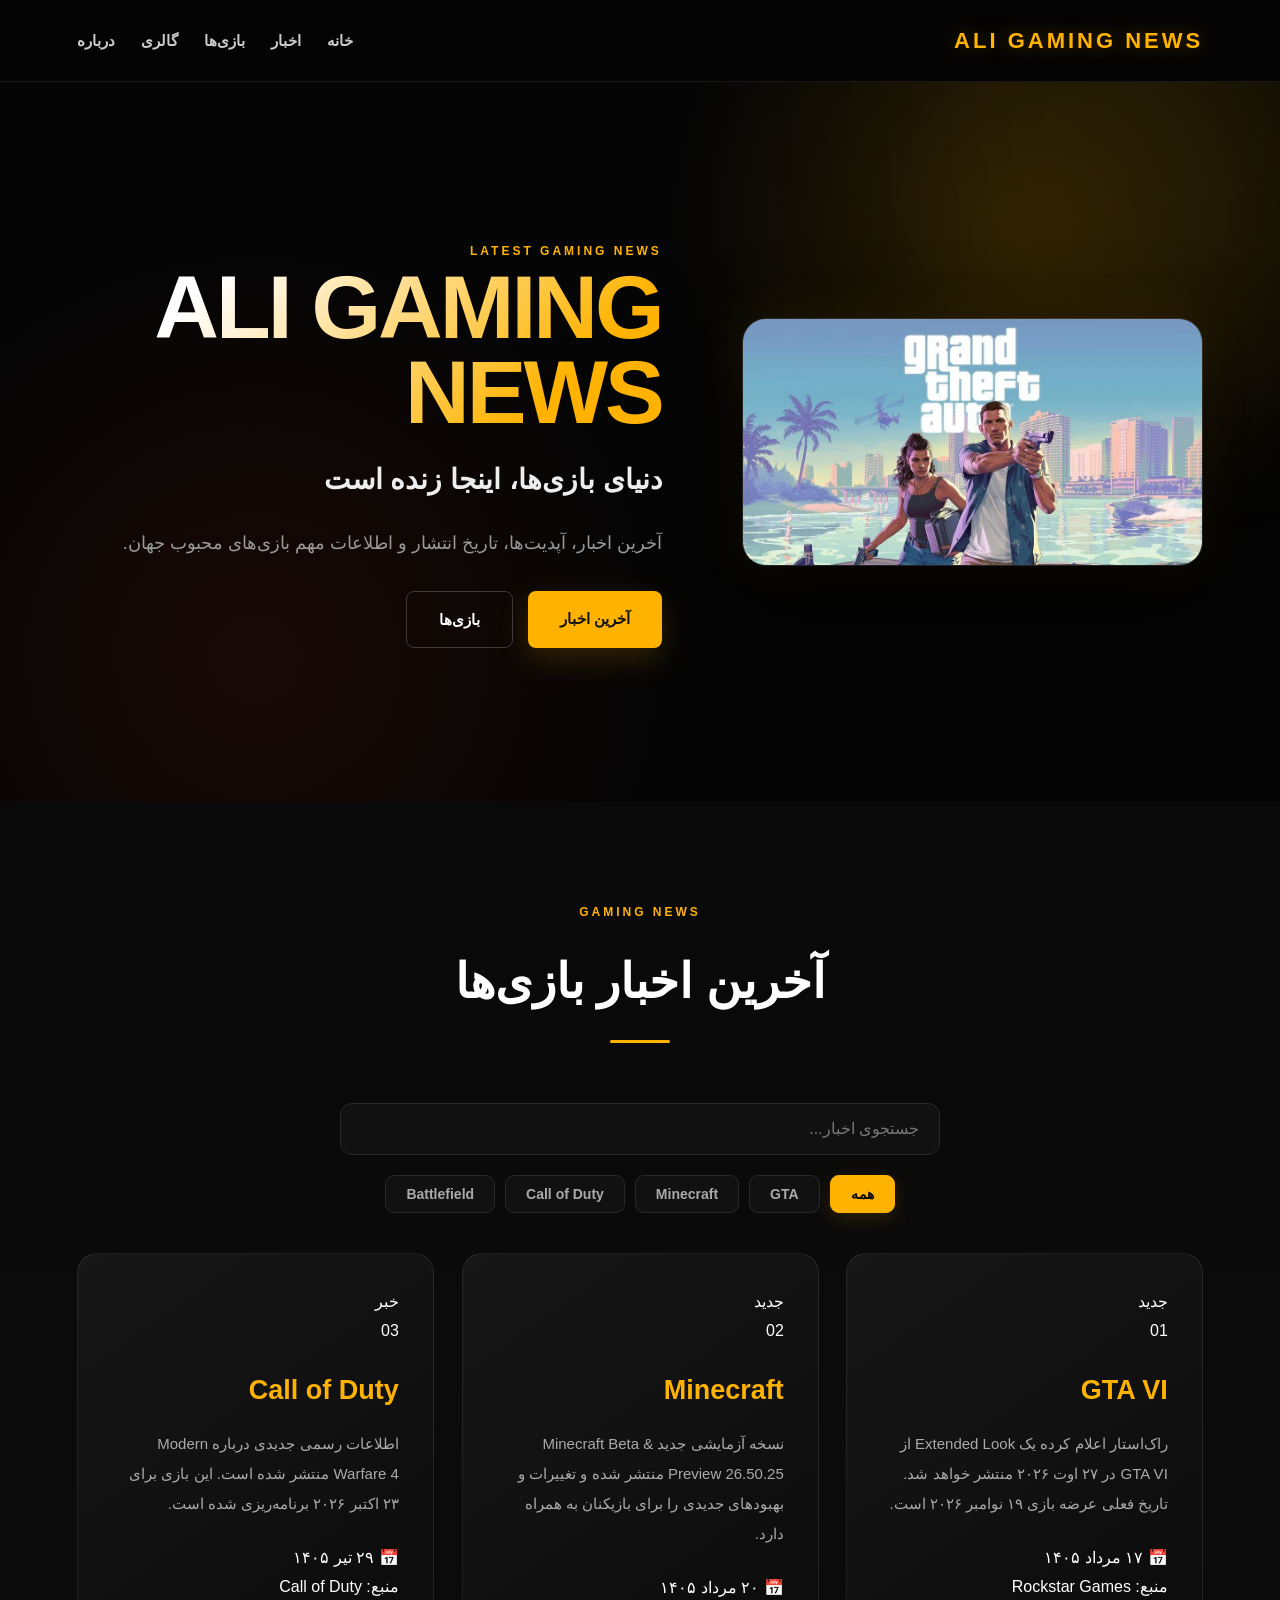
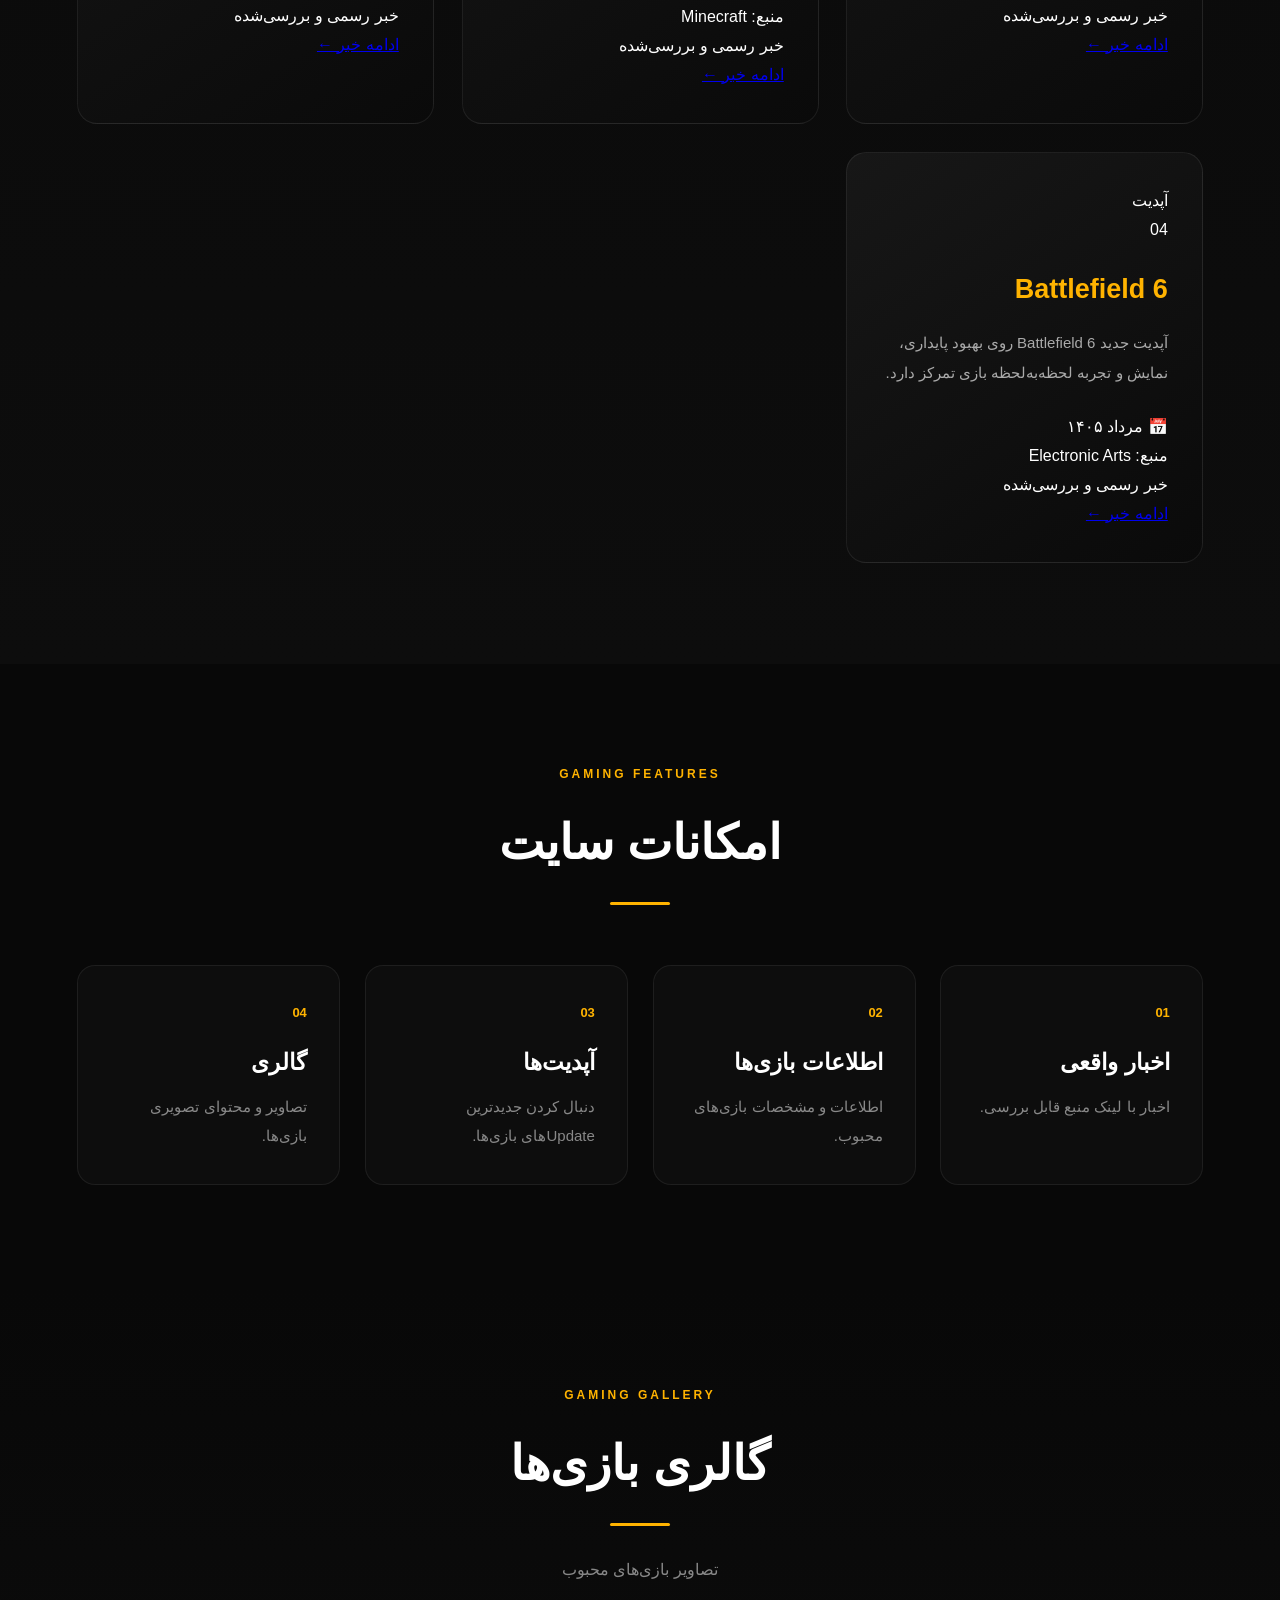
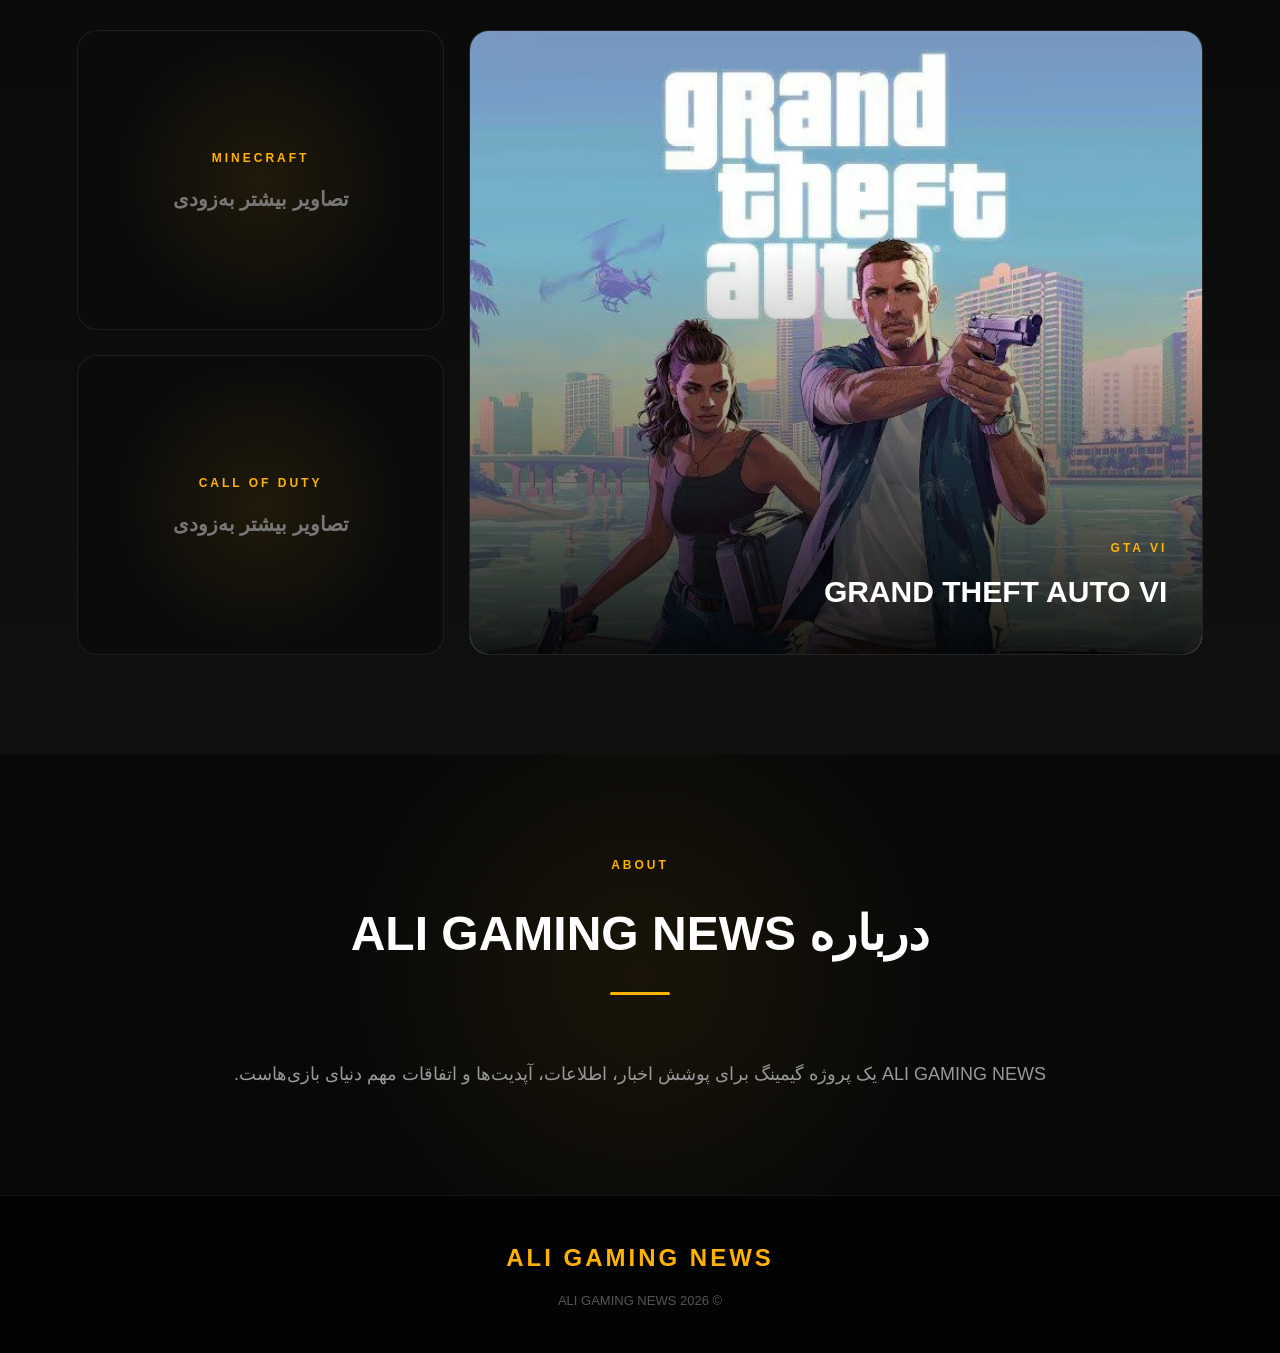
<file: index.html>
<!DOCTYPE html>
<html lang="fa" dir="rtl">
<head>
  <meta charset="UTF-8">
  <meta name="viewport" content="width=device-width, initial-scale=1.0">

  <title>ALI GAMING NEWS | اخبار بازی</title>

  <link rel="stylesheet" href="style.css">
</head>

<body>

<header class="header">

  <div class="logo">
    ALI GAMING NEWS
  </div>

  <nav>
    <a href="#home">خانه</a>
    <a href="#news">اخبار</a>
    <a href="#games">بازی‌ها</a>
    <a href="#gallery">گالری</a>
    <a href="#about">درباره</a>
  </nav>

</header>


<main>

<!-- HERO -->

<section id="home" class="hero">

  <div class="hero-image">
    <img src="gta6.jpg" alt="Grand Theft Auto VI">
  </div>

  <div class="hero-content">

    <span class="tag">LATEST GAMING NEWS</span>

    <h1>ALI GAMING NEWS</h1>

    <h2>دنیای بازی‌ها، اینجا زنده است</h2>

    <p>
      آخرین اخبار، آپدیت‌ها، تاریخ انتشار و اطلاعات مهم
      بازی‌های محبوب جهان.
    </p>

    <div class="hero-buttons">

      <a href="#news" class="button">
        آخرین اخبار
      </a>

      <a href="#games" class="button secondary">
        بازی‌ها
      </a>

    </div>

  </div>

</section>


<!-- NEWS -->

<section id="news" class="section">

  <span class="section-tag">
    GAMING NEWS
  </span>

  <h2>
    آخرین اخبار بازی‌ها
  </h2>
<div class="cards">

  <article class="card">
    <div class="card-number">01</div>
    <h3>GTA VI</h3>
    <p>
      جدیدترین اخبار و اطلاعات GTA VI را از منابع رسمی دنبال کنید.
    </p>
    <small>اخبار رسمی · Rockstar Games</small>
    <br><br>
    <a href="news-gta6.html" class="read-more">
      مشاهده اخبار ←
    </a>
  </article>

  <article class="card">
    <div class="card-number">02</div>
    <h3>Minecraft</h3>
    <p>
      جدیدترین اخبار، آپدیت‌ها و رویدادهای Minecraft.
    </p>
    <small>اخبار رسمی · Minecraft</small>
    <br><br>
    <a href="news-minecraft.html" class="read-more">
      مشاهده اخبار ←
    </a>
  </article>

  <article class="card">
    <div class="card-number">03</div>
    <h3>Call of Duty</h3>
    <p>
      جدیدترین اخبار و رویدادهای Call of Duty.
    </p>
    <small>اخبار رسمی · Call of Duty</small>
    <br><br>
    <a href="news-callofduty.html" class="read-more">
      مشاهده اخبار ←
    </a>
  </article>

  <article class="card">
    <div class="card-number">04</div>
    <h3>Battlefield</h3>
    <p>
      جدیدترین اخبار و اطلاعات Battlefield.
    </p>
    <small>اخبار رسمی · EA</small>
    <br><br>
    <a href="news-battlefield.html" class="read-more">
      مشاهده اخبار ←
    </a>
  </article>

</div>

 

</section>


<!-- FEATURES -->

<section id="features" class="features">

  <span class="section-tag">
    GAMING FEATURES
  </span>

  <h2>
    امکانات سایت
  </h2>


  <div class="feature-grid">


    <div class="feature">

      <span>01</span>

      <h3>
        اخبار واقعی
      </h3>

      <p>
        اخبار با لینک منبع قابل بررسی.
      </p>

    </div>


    <div class="feature">

      <span>02</span>

      <h3>
        اطلاعات بازی‌ها
      </h3>

      <p>
        اطلاعات و مشخصات بازی‌های محبوب.
      </p>

    </div>


    <div class="feature">

      <span>03</span>

      <h3>
        آپدیت‌ها
      </h3>

      <p>
        دنبال کردن جدیدترین Updateهای بازی‌ها.
      </p>

    </div>


    <div class="feature">

      <span>04</span>

      <h3>
        گالری
      </h3>

      <p>
        تصاویر و محتوای تصویری بازی‌ها.
      </p>

    </div>


  </div>

</section>


<!-- GALLERY -->

<section id="gallery" class="gallery">

  <span class="section-tag">
    GAMING GALLERY
  </span>

  <h2>
    گالری بازی‌ها
  </h2>

  <p class="gallery-intro">
    تصاویر بازی‌های محبوب
  </p>


  <div class="gallery-grid">


    <div class="gallery-item">

      <img src="gta6.jpg" alt="GTA VI">

      <div class="gallery-overlay">

        <span>
          GTA VI
        </span>

        <h3>
          GRAND THEFT AUTO VI
        </h3>

      </div>

    </div>


    <div class="gallery-item gallery-empty">

      <div>

        <span>
          MINECRAFT
        </span>

        <h3>
          تصاویر بیشتر به‌زودی
        </h3>

      </div>

    </div>


    <div class="gallery-item gallery-empty">

      <div>

        <span>
          CALL OF DUTY
        </span>

        <h3>
          تصاویر بیشتر به‌زودی
        </h3>

      </div>

    </div>


  </div>

</section>


<!-- ABOUT -->

<section id="about" class="about">

  <span class="section-tag">
    ABOUT
  </span>

  <h2>
    درباره ALI GAMING NEWS
  </h2>

  <p>
    ALI GAMING NEWS یک پروژه گیمینگ برای پوشش اخبار،
    اطلاعات، آپدیت‌ها و اتفاقات مهم دنیای بازی‌هاست.
  </p>

</section>


</main>


<footer>

  <div class="footer-logo">
    ALI GAMING NEWS
  </div>

  <p>
    © 2026 ALI GAMING NEWS
  </p>

</footer>

<script src="script.js"></script>
</body>
</html>
</file>
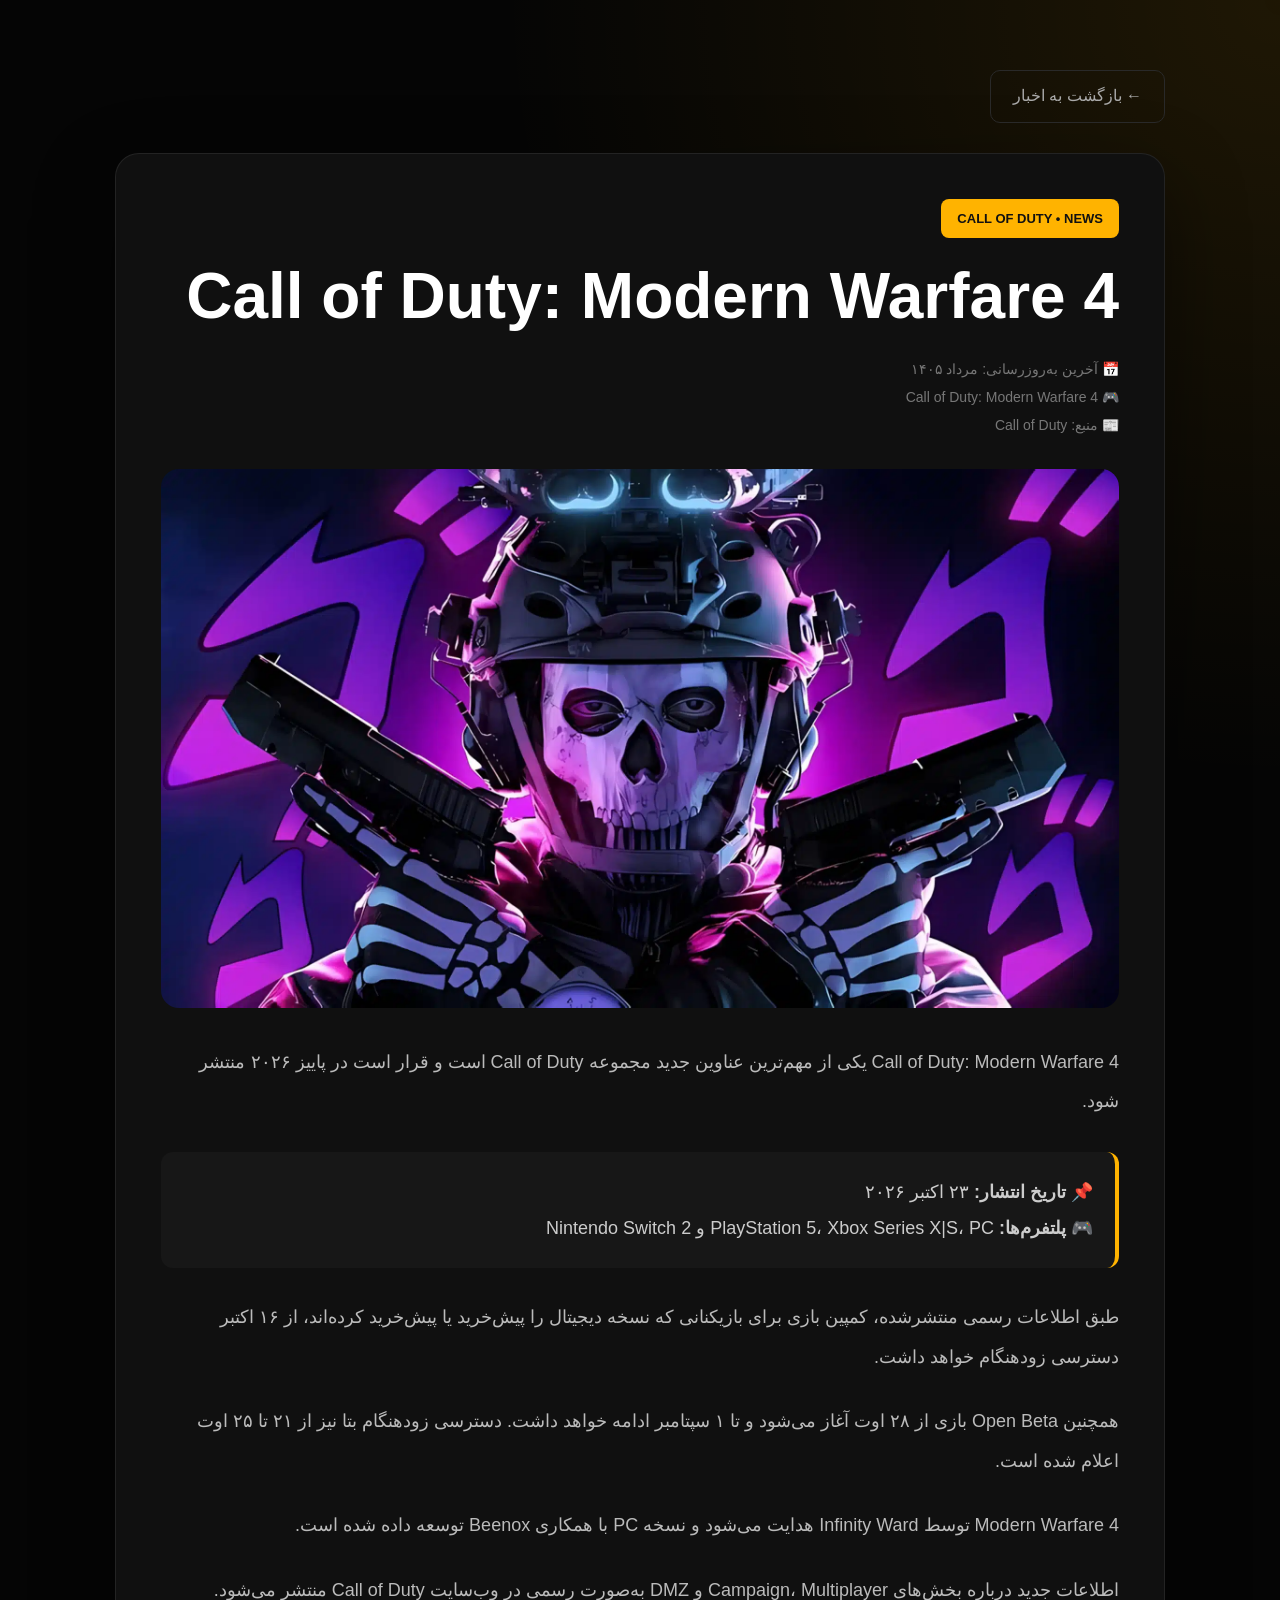
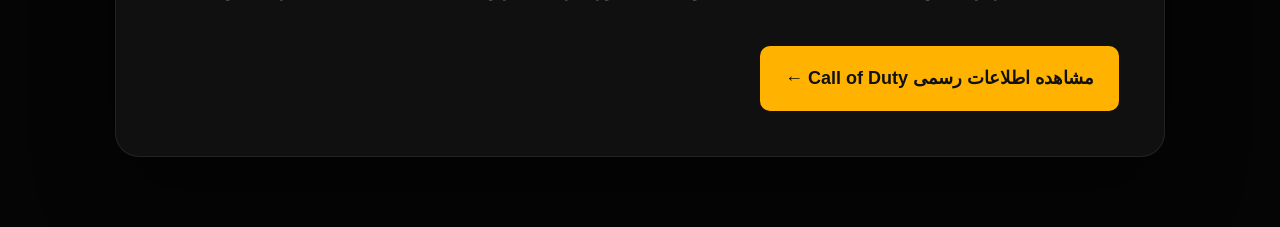
<file: news-cod.html>
<!DOCTYPE html>
<html lang="fa" dir="rtl">

<head>
  <meta charset="UTF-8">
  <meta name="viewport" content="width=device-width, initial-scale=1.0">

  <title>Call of Duty | ALI GAMING NEWS</title>

  <link rel="stylesheet" href="style.css">

  <style>
    .article-page {
      min-height: 100vh;
      padding: 70px 5%;
      background:
        radial-gradient(circle at top right, rgba(255,179,0,.10), transparent 35%),
        #050505;
    }

    .article-container {
      max-width: 1050px;
      margin: auto;
    }

    .back-button {
      display: inline-block;
      margin-bottom: 30px;
      padding: 11px 22px;
      color: #aaa;
      border: 1px solid #292929;
      border-radius: 10px;
      text-decoration: none;
      transition: .25s;
    }

    .back-button:hover {
      background: #ffb300;
      color: #111;
      border-color: #ffb300;
    }

    .article {
      background: #101010;
      border: 1px solid rgba(255,255,255,.08);
      border-radius: 24px;
      padding: 45px;
      box-shadow: 0 30px 80px rgba(0,0,0,.45);
    }

    .article-badge {
      display: inline-block;
      padding: 8px 16px;
      margin-bottom: 20px;
      background: #ffb300;
      color: #111;
      border-radius: 8px;
      font-size: 13px;
      font-weight: bold;
    }

    .article h1 {
      font-size: clamp(34px, 5vw, 64px);
      line-height: 1.2;
      margin: 0 0 20px;
    }

    .article-meta {
      color: #777;
      line-height: 2;
      margin-bottom: 30px;
      font-size: 14px;
    }

    .article-image {
      width: 100%;
      max-height: 560px;
      object-fit: cover;
      border-radius: 18px;
      margin-bottom: 35px;
      display: block;
    }

    .article-text {
      color: #bbb;
      font-size: 18px;
      line-height: 2.2;
    }

    .article-text p {
      margin: 0 0 25px;
    }

    .article-info {
      margin: 30px 0;
      padding: 22px;
      background: #171717;
      border-right: 4px solid #ffb300;
      border-radius: 12px;
      color: #ccc;
      line-height: 2;
    }

    .source-button {
      display: inline-block;
      margin-top: 10px;
      padding: 13px 25px;
      background: #ffb300;
      color: #111;
      border-radius: 10px;
      text-decoration: none;
      font-weight: bold;
      transition: .25s;
    }

    .source-button:hover {
      transform: translateY(-3px);
    }

    @media (max-width: 600px) {
      .article-page {
        padding: 40px 5%;
      }

      .article {
        padding: 25px;
      }

      .article-text {
        font-size: 16px;
      }
    }
  </style>
</head>

<body>

  <main class="article-page">

    <div class="article-container">

      <a href="index.html#news" class="back-button">
        ← بازگشت به اخبار
      </a>

      <article class="article">

        <span class="article-badge">
          CALL OF DUTY • NEWS
        </span>

        <h1>
          Call of Duty: Modern Warfare 4
        </h1>

        <div class="article-meta">
          📅 آخرین به‌روزرسانی: مرداد ۱۴۰۵
          <br>
          🎮 Call of Duty: Modern Warfare 4
          <br>
          📰 منبع: Call of Duty
        </div>

        <img
          src="cod.jpg"
          alt="Call of Duty Modern Warfare 4"
          class="article-image"
        >

        <div class="article-text">

          <p>
            Call of Duty: Modern Warfare 4 یکی از مهم‌ترین
            عناوین جدید مجموعه Call of Duty است و قرار است
            در پاییز ۲۰۲۶ منتشر شود.
          </p>

          <div class="article-info">
            <strong>📌 تاریخ انتشار:</strong>
            ۲۳ اکتبر ۲۰۲۶
            <br>

            <strong>🎮 پلتفرم‌ها:</strong>
            PlayStation 5، Xbox Series X|S، PC و Nintendo Switch 2
          </div>

          <p>
            طبق اطلاعات رسمی منتشرشده، کمپین بازی برای
            بازیکنانی که نسخه دیجیتال را پیش‌خرید یا پیش‌خرید
            کرده‌اند، از ۱۶ اکتبر دسترسی زودهنگام خواهد داشت.
          </p>

          <p>
            همچنین Open Beta بازی از ۲۸ اوت آغاز می‌شود و
            تا ۱ سپتامبر ادامه خواهد داشت. دسترسی زودهنگام
            بتا نیز از ۲۱ تا ۲۵ اوت اعلام شده است.
          </p>

          <p>
            Modern Warfare 4 توسط Infinity Ward هدایت می‌شود
            و نسخه PC با همکاری Beenox توسعه داده شده است.
          </p>

          <p>
            اطلاعات جدید درباره بخش‌های Campaign، Multiplayer
            و DMZ به‌صورت رسمی در وب‌سایت Call of Duty منتشر
            می‌شود.
          </p>

          <a
            href="https://www.callofduty.com/modernwarfare4"
            target="_blank"
            rel="noopener noreferrer"
            class="source-button"
          >
            مشاهده اطلاعات رسمی Call of Duty ←
          </a>

        </div>

      </article>

    </div>

  </main>

</body>

</html>
</file>
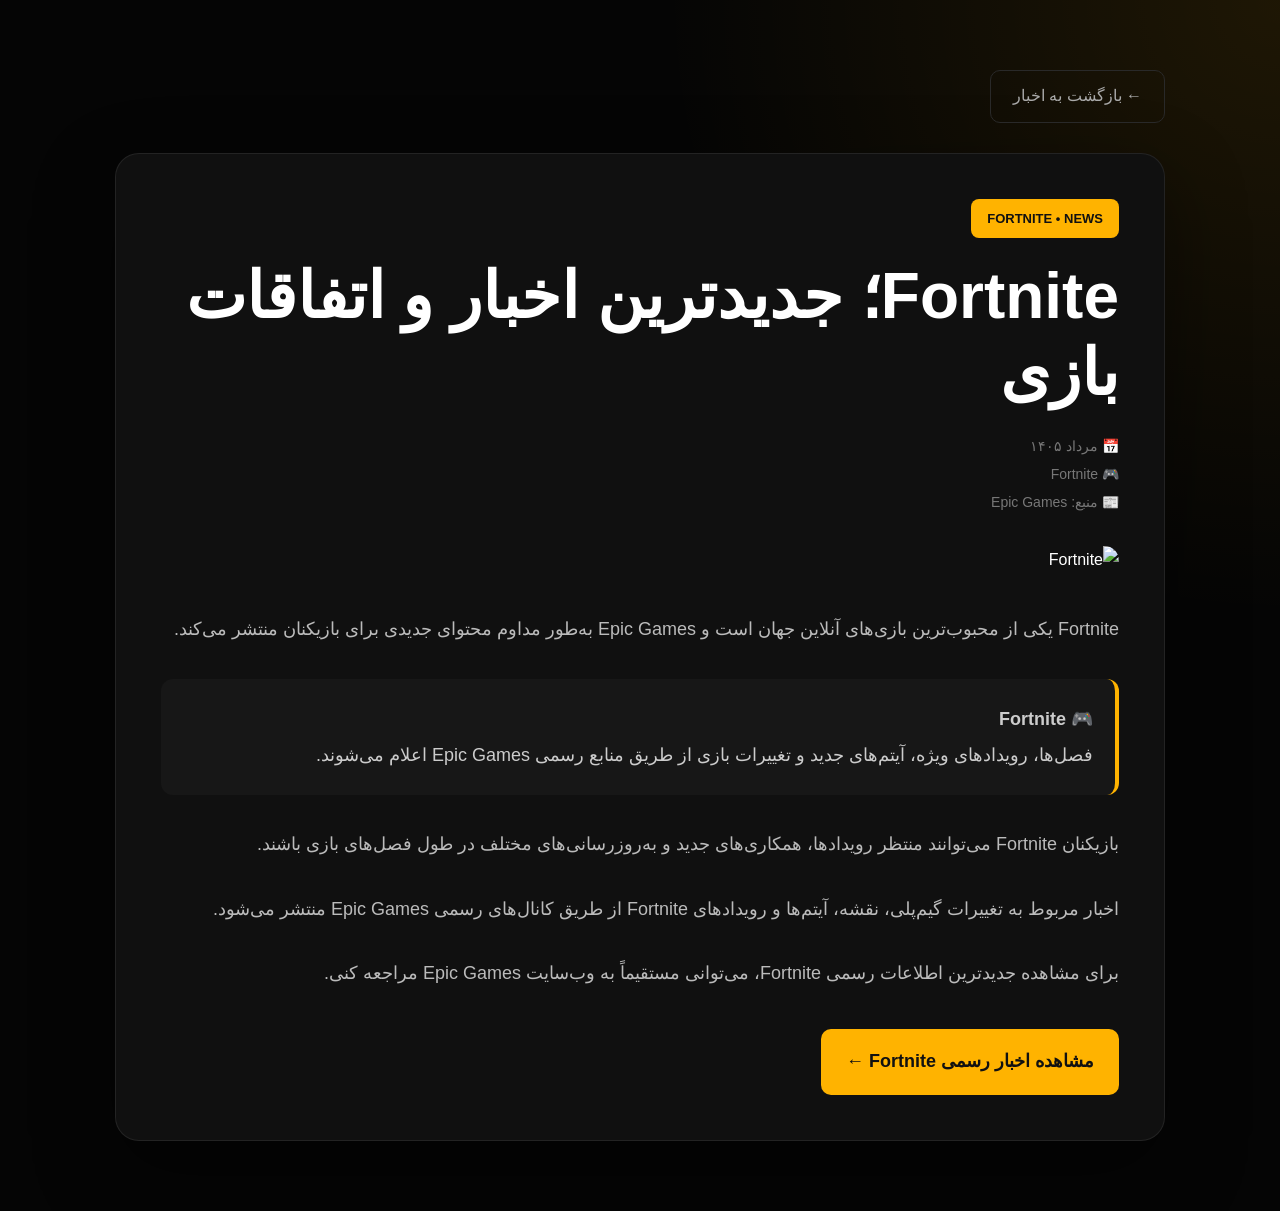
<file: news-fortnite.html>
<!DOCTYPE html>
<html lang="fa" dir="rtl">

<head>
  <meta charset="UTF-8">
  <meta name="viewport" content="width=device-width, initial-scale=1.0">

  <title>Fortnite | ALI GAMING NEWS</title>

  <link rel="stylesheet" href="style.css">

  <style>
    .article-page {
      min-height: 100vh;
      padding: 70px 5%;
      background:
        radial-gradient(circle at top right, rgba(255,179,0,.10), transparent 35%),
        #050505;
    }

    .article-container {
      max-width: 1050px;
      margin: auto;
    }

    .back-button {
      display: inline-block;
      margin-bottom: 30px;
      padding: 11px 22px;
      color: #aaa;
      border: 1px solid #292929;
      border-radius: 10px;
      text-decoration: none;
      transition: .25s;
    }

    .back-button:hover {
      background: #ffb300;
      color: #111;
      border-color: #ffb300;
    }

    .article {
      background: #101010;
      border: 1px solid rgba(255,255,255,.08);
      border-radius: 24px;
      padding: 45px;
      box-shadow: 0 30px 80px rgba(0,0,0,.45);
    }

    .article-badge {
      display: inline-block;
      padding: 8px 16px;
      margin-bottom: 20px;
      background: #ffb300;
      color: #111;
      border-radius: 8px;
      font-size: 13px;
      font-weight: bold;
    }

    .article h1 {
      font-size: clamp(34px, 5vw, 64px);
      line-height: 1.2;
      margin: 0 0 20px;
    }

    .article-meta {
      color: #777;
      line-height: 2;
      margin-bottom: 30px;
      font-size: 14px;
    }

    .article-image {
      width: 100%;
      max-height: 560px;
      object-fit: cover;
      border-radius: 18px;
      margin-bottom: 35px;
      display: block;
    }

    .article-text {
      color: #bbb;
      font-size: 18px;
      line-height: 2.2;
    }

    .article-text p {
      margin: 0 0 25px;
    }

    .article-info {
      margin: 30px 0;
      padding: 22px;
      background: #171717;
      border-right: 4px solid #ffb300;
      border-radius: 12px;
      color: #ccc;
      line-height: 2;
    }

    .source-button {
      display: inline-block;
      margin-top: 10px;
      padding: 13px 25px;
      background: #ffb300;
      color: #111;
      border-radius: 10px;
      text-decoration: none;
      font-weight: bold;
      transition: .25s;
    }

    .source-button:hover {
      transform: translateY(-3px);
    }

    @media (max-width: 600px) {
      .article-page {
        padding: 40px 5%;
      }

      .article {
        padding: 25px;
      }

      .article-text {
        font-size: 16px;
      }
    }
  </style>
</head>

<body>

  <main class="article-page">

    <div class="article-container">

      <a href="index.html#news" class="back-button">
        ← بازگشت به اخبار
      </a>

      <article class="article">

        <span class="article-badge">
          FORTNITE • NEWS
        </span>

        <h1>
          Fortnite؛ جدیدترین اخبار و اتفاقات بازی
        </h1>

        <div class="article-meta">
          📅 مرداد ۱۴۰۵
          <br>
          🎮 Fortnite
          <br>
          📰 منبع: Epic Games
        </div>

        <img
         fortnite.jpg
          alt="Fortnite"
          class="article-image"
        >

        <div class="article-text">

          <p>
            Fortnite یکی از محبوب‌ترین بازی‌های آنلاین جهان
            است و Epic Games به‌طور مداوم محتوای جدیدی
            برای بازیکنان منتشر می‌کند.
          </p>

          <div class="article-info">
            <strong>🎮 Fortnite</strong>
            <br>
            فصل‌ها، رویدادهای ویژه، آیتم‌های جدید و
            تغییرات بازی از طریق منابع رسمی Epic Games
            اعلام می‌شوند.
          </div>

          <p>
            بازیکنان Fortnite می‌توانند منتظر رویدادها،
            همکاری‌های جدید و به‌روزرسانی‌های مختلف
            در طول فصل‌های بازی باشند.
          </p>

          <p>
            اخبار مربوط به تغییرات گیم‌پلی، نقشه،
            آیتم‌ها و رویدادهای Fortnite از طریق
            کانال‌های رسمی Epic Games منتشر می‌شود.
          </p>

          <p>
            برای مشاهده جدیدترین اطلاعات رسمی Fortnite،
            می‌توانی مستقیماً به وب‌سایت Epic Games مراجعه کنی.
          </p>

          <a
            href="https://www.fortnite.com/news"
            target="_blank"
            rel="noopener noreferrer"
            class="source-button"
          >
            مشاهده اخبار رسمی Fortnite ←
          </a>

        </div>

      </article>

    </div>

  </main>

</body>

</html>
</file>
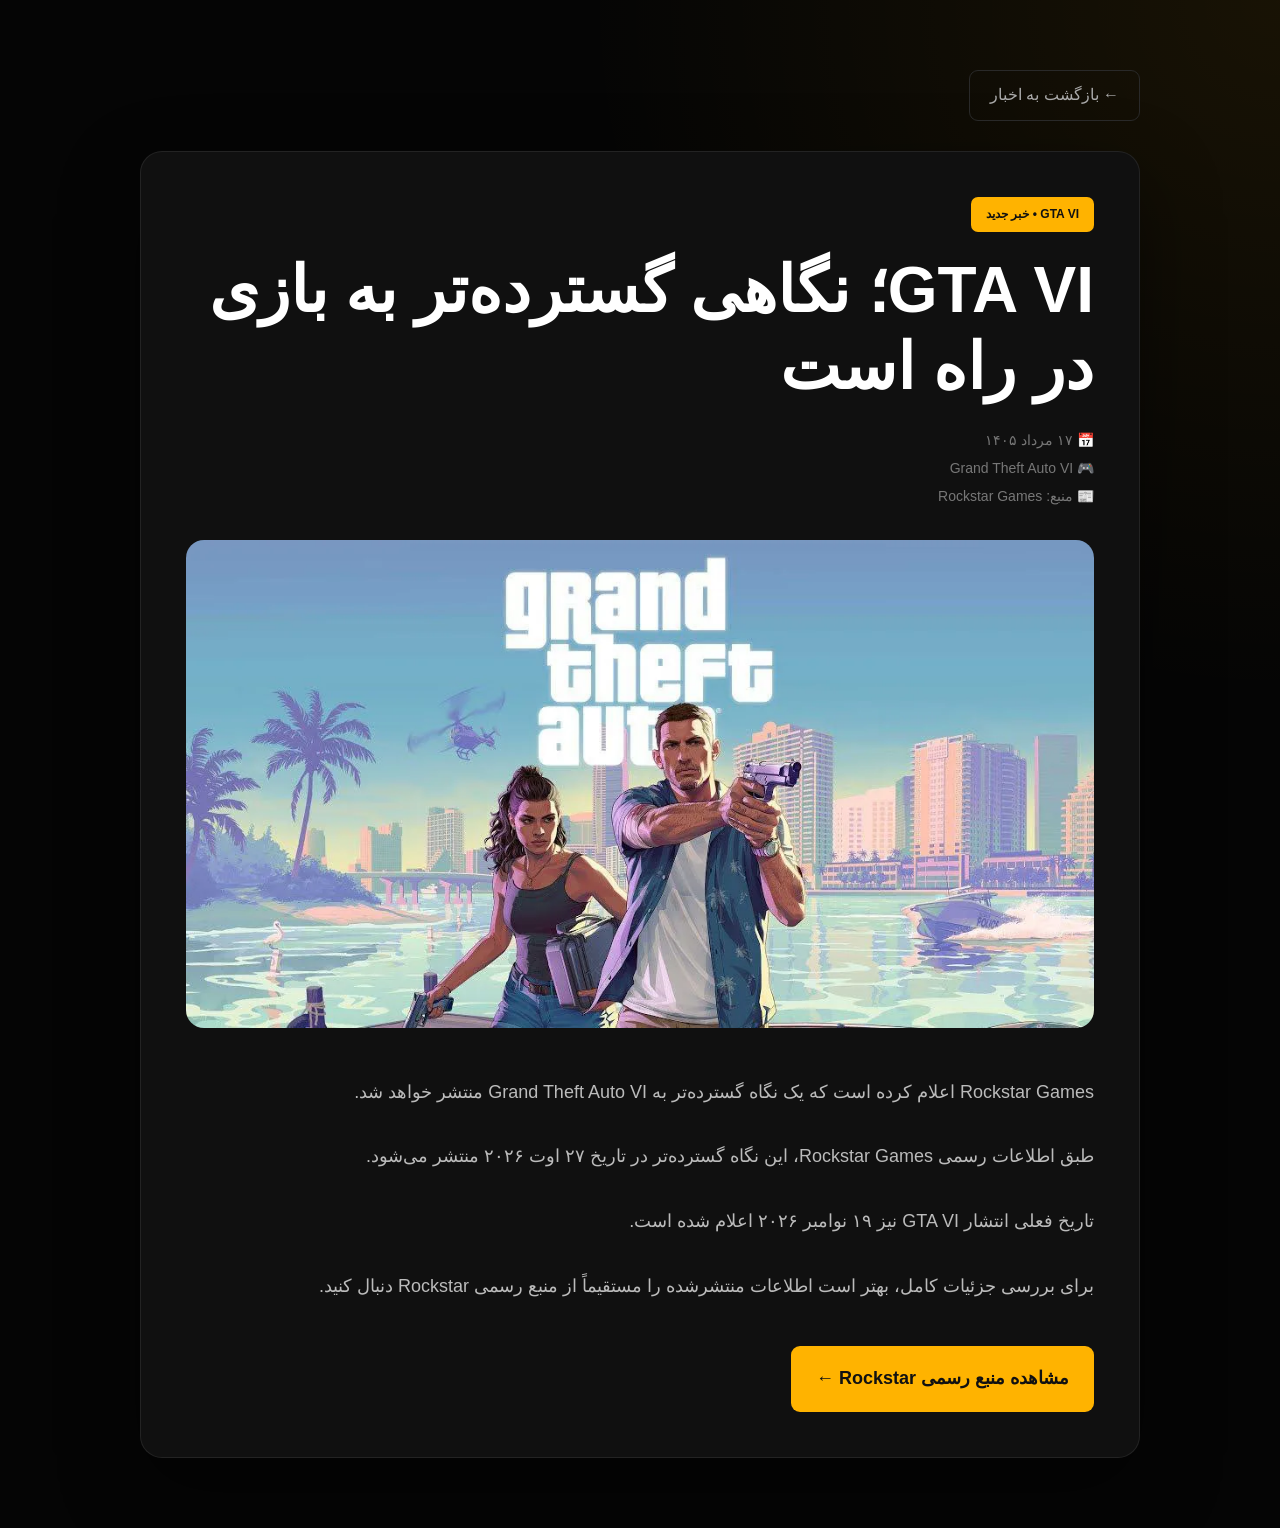
<file: news-gta6.html>
<!DOCTYPE html>
<html lang="fa" dir="rtl">

<head>
  <meta charset="UTF-8">
  <meta name="viewport" content="width=device-width, initial-scale=1.0">

  <title>GTA VI | ALI GAMING NEWS</title>

  <link rel="stylesheet" href="style.css">

  <style>
    .article-page {
      min-height: 100vh;
      padding: 70px 5%;
      background:
        radial-gradient(circle at top right, rgba(255,179,0,.08), transparent 35%),
        #050505;
    }

    .article-container {
      max-width: 1000px;
      margin: auto;
    }

    .back-button {
      display: inline-block;
      margin-bottom: 30px;
      padding: 10px 20px;
      color: #aaa;
      border: 1px solid #292929;
      border-radius: 9px;
      text-decoration: none;
      transition: .25s;
    }

    .back-button:hover {
      background: #ffb300;
      color: #111;
      border-color: #ffb300;
    }

    .article {
      background: #101010;
      border: 1px solid rgba(255,255,255,.08);
      border-radius: 22px;
      padding: 45px;
      box-shadow: 0 30px 80px rgba(0,0,0,.45);
    }

    .article-badge {
      display: inline-block;
      padding: 7px 15px;
      margin-bottom: 20px;
      background: #ffb300;
      color: #111;
      border-radius: 7px;
      font-size: 12px;
      font-weight: bold;
    }

    .article h1 {
      font-size: clamp(35px, 5vw, 65px);
      line-height: 1.2;
      margin-bottom: 20px;
    }

    .article-meta {
      color: #777;
      line-height: 2;
      margin-bottom: 30px;
      font-size: 14px;
    }

    .article-image {
      width: 100%;
      max-height: 550px;
      object-fit: cover;
      border-radius: 18px;
      margin-bottom: 35px;
    }

    .article-text {
      color: #bbb;
      font-size: 18px;
      line-height: 2.2;
    }

    .article-text p {
      margin-bottom: 25px;
    }

    .source-button {
      display: inline-block;
      margin-top: 15px;
      padding: 13px 25px;
      background: #ffb300;
      color: #111;
      border-radius: 9px;
      text-decoration: none;
      font-weight: bold;
      transition: .25s;
    }

    .source-button:hover {
      transform: translateY(-3px);
    }

    @media (max-width: 600px) {
      .article-page {
        padding: 40px 5%;
      }

      .article {
        padding: 25px;
      }

      .article-text {
        font-size: 16px;
      }
    }
  </style>
</head>

<body>

  <main class="article-page">

    <div class="article-container">

      <a href="index.html#news" class="back-button">
        ← بازگشت به اخبار
      </a>

      <article class="article">

        <span class="article-badge">
          GTA VI • خبر جدید
        </span>

        <h1>
          GTA VI؛ نگاهی گسترده‌تر به بازی در راه است
        </h1>

        <div class="article-meta">
          📅 ۱۷ مرداد ۱۴۰۵
          <br>
          🎮 Grand Theft Auto VI
          <br>
          📰 منبع: Rockstar Games
        </div>

        <img
          src="gta6.jpg"
          alt="GTA VI"
          class="article-image"
        >

        <div class="article-text">

          <p>
            Rockstar Games اعلام کرده است که یک نگاه
            گسترده‌تر به Grand Theft Auto VI منتشر خواهد شد.
          </p>

          <p>
            طبق اطلاعات رسمی Rockstar Games، این نگاه
            گسترده‌تر در تاریخ ۲۷ اوت ۲۰۲۶ منتشر می‌شود.
          </p>

          <p>
            تاریخ فعلی انتشار GTA VI نیز ۱۹ نوامبر ۲۰۲۶
            اعلام شده است.
          </p>

          <p>
            برای بررسی جزئیات کامل، بهتر است اطلاعات
            منتشرشده را مستقیماً از منبع رسمی Rockstar
            دنبال کنید.
          </p>

          <a
            href="https://www.rockstargames.com/newswire/article/9k2kaa1o3297k9/grand-theft-auto-vi-an-extended-look"
            target="_blank"
            rel="noopener noreferrer"
            class="source-button"
          >
            مشاهده منبع رسمی Rockstar ←
          </a>

        </div>

      </article>

    </div>

  </main>

</body>

</html>
</file>
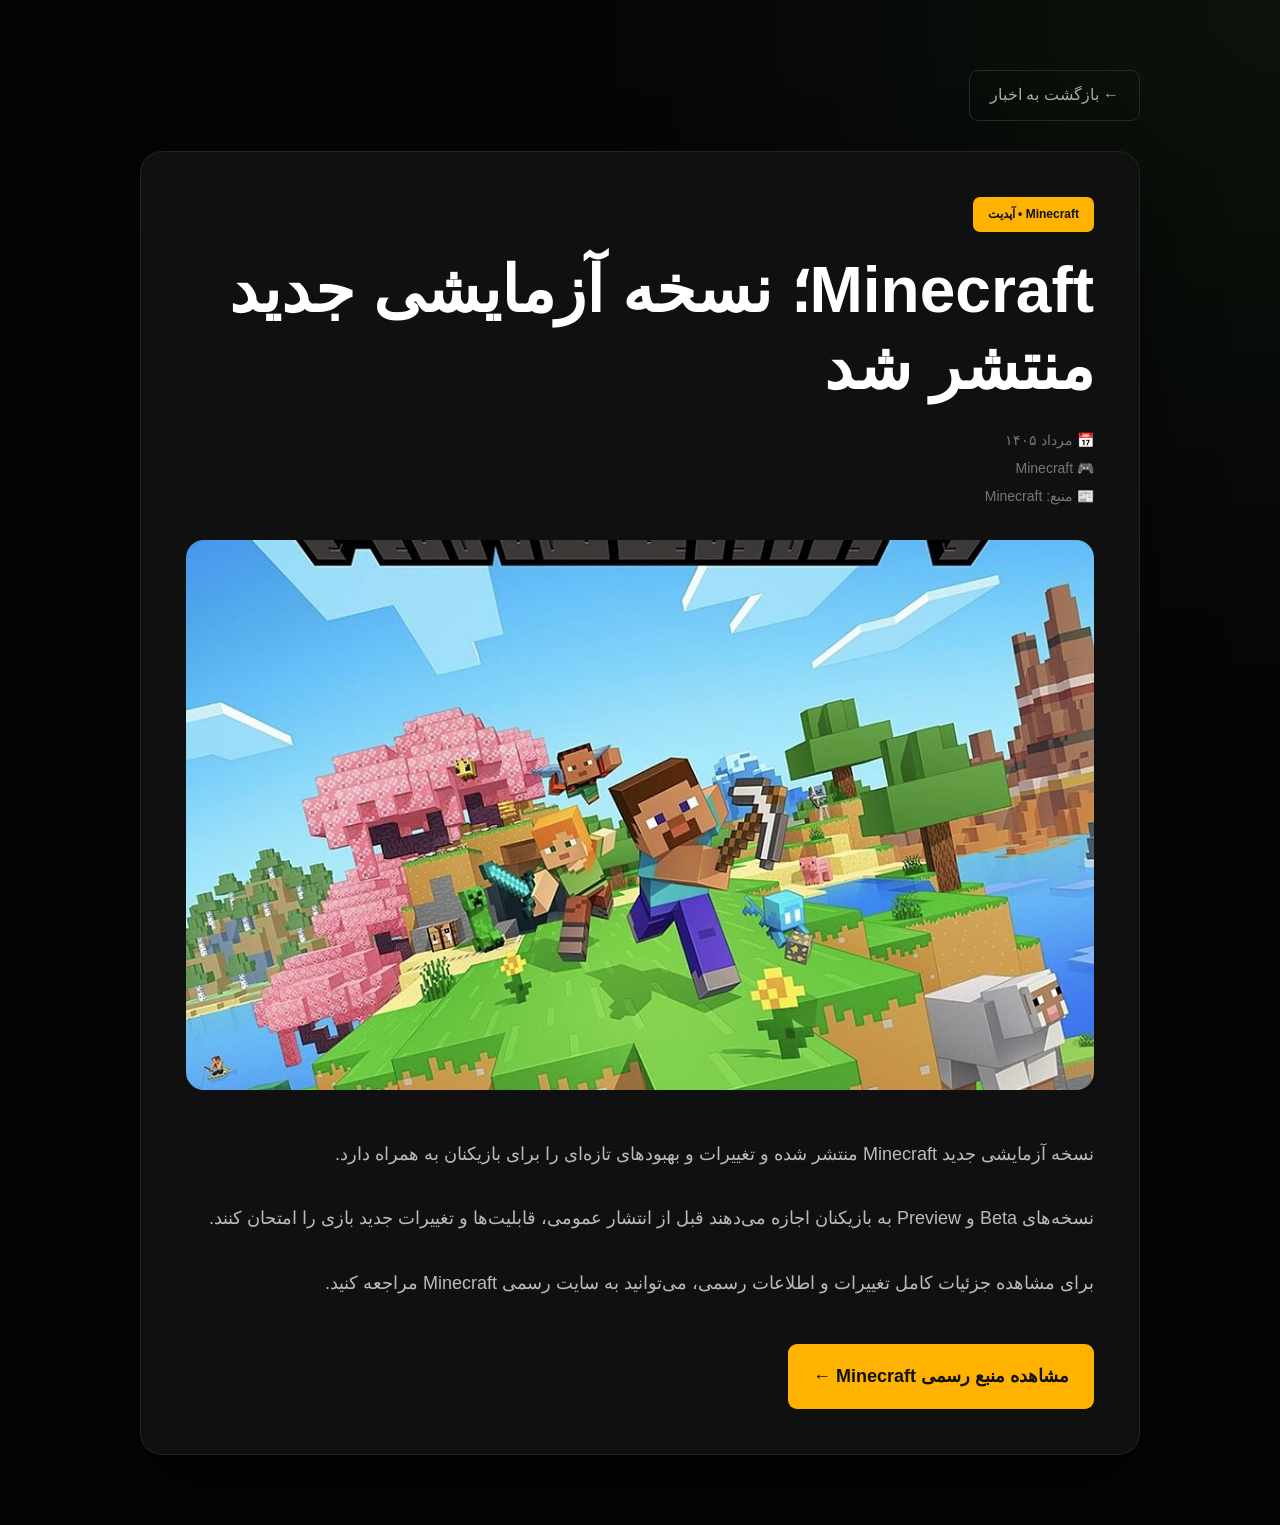
<file: news-minecraft.html>
<!DOCTYPE html>
<html lang="fa" dir="rtl">

<head>
  <meta charset="UTF-8">
  <meta name="viewport" content="width=device-width, initial-scale=1.0">

  <title>Minecraft | ALI GAMING NEWS</title>

  <link rel="stylesheet" href="style.css">

  <style>
    .article-page {
      min-height: 100vh;
      padding: 70px 5%;
      background:
        radial-gradient(circle at top right, rgba(80,180,80,.08), transparent 35%),
        #050505;
    }

    .article-container {
      max-width: 1000px;
      margin: auto;
    }

    .back-button {
      display: inline-block;
      margin-bottom: 30px;
      padding: 10px 20px;
      color: #aaa;
      border: 1px solid #292929;
      border-radius: 9px;
      text-decoration: none;
      transition: .25s;
    }

    .back-button:hover {
      background: #ffb300;
      color: #111;
      border-color: #ffb300;
    }

    .article {
      background: #101010;
      border: 1px solid rgba(255,255,255,.08);
      border-radius: 22px;
      padding: 45px;
      box-shadow: 0 30px 80px rgba(0,0,0,.45);
    }

    .article-badge {
      display: inline-block;
      padding: 7px 15px;
      margin-bottom: 20px;
      background: #ffb300;
      color: #111;
      border-radius: 7px;
      font-size: 12px;
      font-weight: bold;
    }

    .article h1 {
      font-size: clamp(35px, 5vw, 65px);
      line-height: 1.2;
      margin-bottom: 20px;
    }

    .article-meta {
      color: #777;
      line-height: 2;
      margin-bottom: 30px;
      font-size: 14px;
    }

    .article-image {
      width: 100%;
      max-height: 550px;
      object-fit: cover;
      border-radius: 18px;
      margin-bottom: 35px;
    }

    .article-text {
      color: #bbb;
      font-size: 18px;
      line-height: 2.2;
    }

    .article-text p {
      margin-bottom: 25px;
    }

    .source-button {
      display: inline-block;
      margin-top: 15px;
      padding: 13px 25px;
      background: #ffb300;
      color: #111;
      border-radius: 9px;
      text-decoration: none;
      font-weight: bold;
      transition: .25s;
    }

    .source-button:hover {
      transform: translateY(-3px);
    }

    @media (max-width: 600px) {
      .article-page {
        padding: 40px 5%;
      }

      .article {
        padding: 25px;
      }

      .article-text {
        font-size: 16px;
      }
    }
  </style>
</head>

<body>

  <main class="article-page">

    <div class="article-container">

      <a href="index.html#news" class="back-button">
        ← بازگشت به اخبار
      </a>

      <article class="article">

        <span class="article-badge">
          Minecraft • آپدیت
        </span>

        <h1>
          Minecraft؛ نسخه آزمایشی جدید منتشر شد
        </h1>

        <div class="article-meta">
          📅 مرداد ۱۴۰۵
          <br>
          🎮 Minecraft
          <br>
          📰 منبع: Minecraft
        </div>

        <img
          src="minecraft.jpeg"
          alt="Minecraft"
          class="article-image"
        >

        <div class="article-text">

          <p>
            نسخه آزمایشی جدید Minecraft منتشر شده و
            تغییرات و بهبودهای تازه‌ای را برای بازیکنان
            به همراه دارد.
          </p>

          <p>
            نسخه‌های Beta و Preview به بازیکنان اجازه
            می‌دهند قبل از انتشار عمومی، قابلیت‌ها و
            تغییرات جدید بازی را امتحان کنند.
          </p>

          <p>
            برای مشاهده جزئیات کامل تغییرات و اطلاعات
            رسمی، می‌توانید به سایت رسمی Minecraft مراجعه کنید.
          </p>

          <a
            href="https://www.minecraft.net/en-us/about-minecraft"
            target="_blank"
            rel="noopener noreferrer"
            class="source-button"
          >
            مشاهده منبع رسمی Minecraft ←
          </a>

        </div>

      </article>

    </div>

  </main>

</body>

</html>
</file>
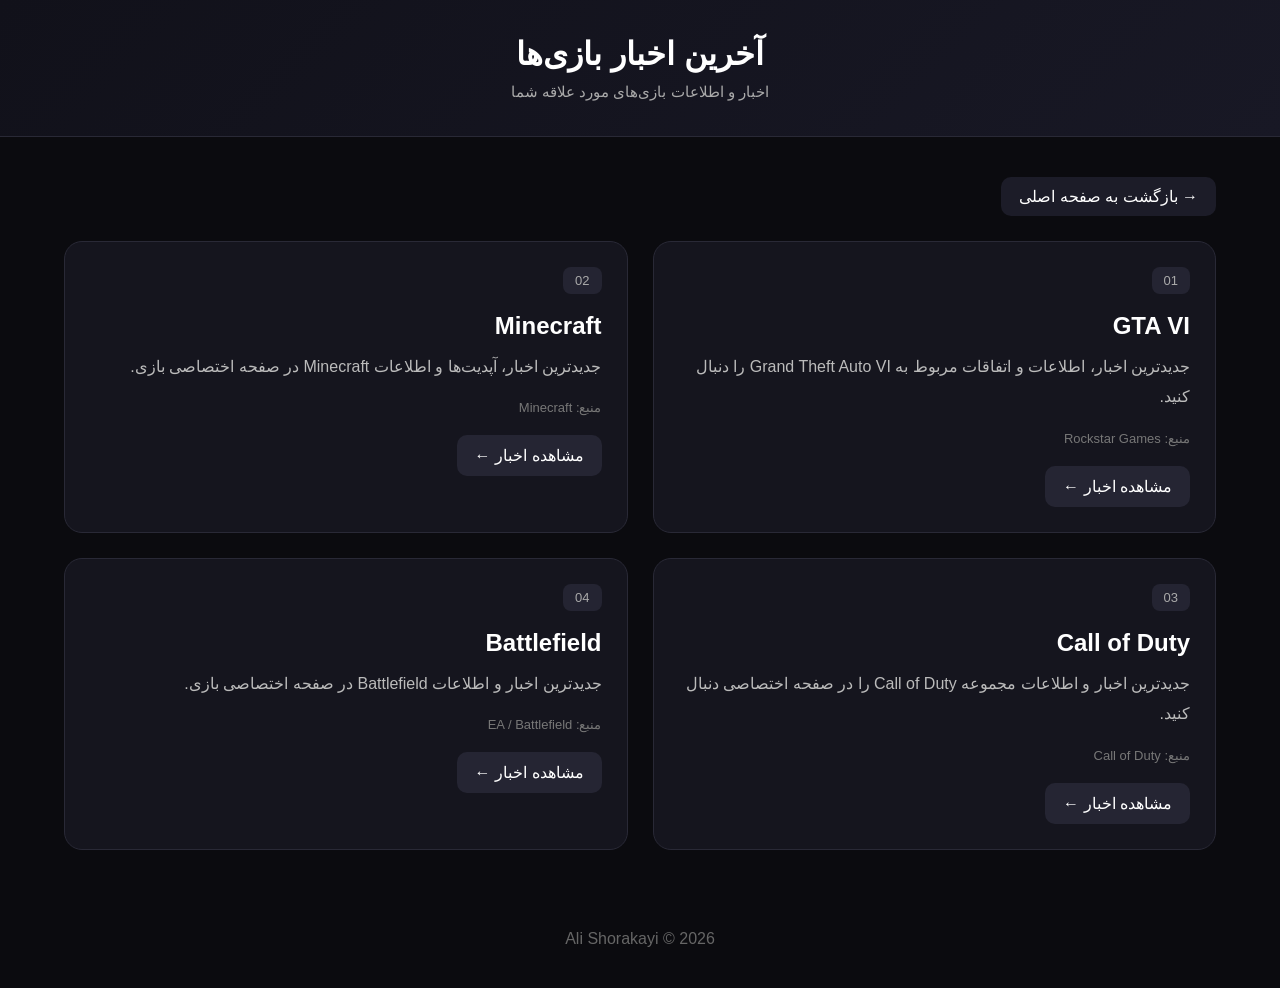
<file: news.html>
<!DOCTYPE html>
<html lang="fa" dir="rtl">
<head>
  <meta charset="UTF-8">
  <meta name="viewport" content="width=device-width, initial-scale=1.0">

  <title>آخرین اخبار بازی‌ها | Ali Shorakayi</title>

  <style>
    * {
      box-sizing: border-box;
      margin: 0;
      padding: 0;
    }

    body {
      font-family: Tahoma, Arial, sans-serif;
      background: #0b0b0f;
      color: #fff;
      min-height: 100vh;
    }

    header {
      padding: 35px 20px;
      text-align: center;
      background: linear-gradient(135deg, #11111a, #181825);
      border-bottom: 1px solid #292936;
    }

    header h1 {
      font-size: 32px;
      margin-bottom: 10px;
    }

    header p {
      color: #aaa;
      font-size: 15px;
    }

    .container {
      width: 90%;
      max-width: 1200px;
      margin: 40px auto;
    }

    .back {
      display: inline-block;
      margin-bottom: 25px;
      color: #fff;
      text-decoration: none;
      background: #1c1c28;
      padding: 10px 18px;
      border-radius: 10px;
      transition: 0.2s;
    }

    .back:hover {
      background: #292938;
    }

    .news-grid {
      display: grid;
      grid-template-columns: repeat(2, 1fr);
      gap: 25px;
    }

    .news-card {
      background: #15151e;
      border: 1px solid #292936;
      border-radius: 18px;
      padding: 25px;
      transition: 0.25s;
    }

    .news-card:hover {
      transform: translateY(-5px);
      border-color: #55556a;
    }

    .number {
      display: inline-block;
      background: #242432;
      color: #aaa;
      padding: 6px 12px;
      border-radius: 8px;
      font-size: 13px;
      margin-bottom: 18px;
    }

    .news-card h2 {
      font-size: 24px;
      margin-bottom: 12px;
    }

    .news-card p {
      color: #bbb;
      line-height: 1.9;
      margin-bottom: 18px;
    }

    .source {
      color: #777;
      font-size: 13px;
      display: block;
      margin-bottom: 20px;
    }

    .button {
      display: inline-block;
      color: #fff;
      text-decoration: none;
      background: #252533;
      padding: 11px 18px;
      border-radius: 10px;
      transition: 0.2s;
    }

    .button:hover {
      background: #363647;
    }

    footer {
      text-align: center;
      color: #666;
      padding: 40px 20px;
    }

    @media (max-width: 700px) {
      .news-grid {
        grid-template-columns: 1fr;
      }

      header h1 {
        font-size: 25px;
      }
    }
  </style>
</head>

<body>

<header>
  <h1>آخرین اخبار بازی‌ها</h1>
  <p>اخبار و اطلاعات بازی‌های مورد علاقه شما</p>
</header>

<main class="container">

  <a href="index.html" class="back">→ بازگشت به صفحه اصلی</a>

  <section class="news-grid">

    <article class="news-card">
      <span class="number">01</span>

      <h2>GTA VI</h2>

      <p>
        جدیدترین اخبار، اطلاعات و اتفاقات مربوط به
        Grand Theft Auto VI را دنبال کنید.
      </p>

      <span class="source">
        منبع: Rockstar Games
      </span>

      <a href="news-gta6.html" class="button">
        مشاهده اخبار ←
      </a>
    </article>


    <article class="news-card">
      <span class="number">02</span>

      <h2>Minecraft</h2>

      <p>
        جدیدترین اخبار، آپدیت‌ها و اطلاعات Minecraft
        در صفحه اختصاصی بازی.
      </p>

      <span class="source">
        منبع: Minecraft
      </span>

      <a href="news-minecraft.html" class="button">
        مشاهده اخبار ←
      </a>
    </article>


    <article class="news-card">
      <span class="number">03</span>

      <h2>Call of Duty</h2>

      <p>
        جدیدترین اخبار و اطلاعات مجموعه Call of Duty
        را در صفحه اختصاصی دنبال کنید.
      </p>

      <span class="source">
        منبع: Call of Duty
      </span>

      <a href="news-callofduty.html" class="button">
        مشاهده اخبار ←
      </a>
    </article>


    <article class="news-card">
      <span class="number">04</span>

      <h2>Battlefield</h2>

      <p>
        جدیدترین اخبار و اطلاعات Battlefield
        در صفحه اختصاصی بازی.
      </p>

      <span class="source">
        منبع: EA / Battlefield
      </span>

      <a href="news-battlefield.html" class="button">
        مشاهده اخبار ←
      </a>
    </article>

  </section>

</main>

<footer>
  Ali Shorakayi © 2026
</footer>

</body>
</html>
</file>
<file: style.css>
* {
  margin: 0;
  padding: 0;
  box-sizing: border-box;
  }

html {
scroll-behavior: smooth;
}

body {
font-family: Arial, Tahoma, sans-serif;
background: #050505;
color: #fff;
line-height: 1.8;
overflow-x: hidden;
}

.header {
position: sticky;
top: 0;
z-index: 999;
min-height: 75px;
padding: 0 7%;
display: flex;
align-items: center;
justify-content: space-between;
background: rgba(5, 5, 5, 0.9);
backdrop-filter: blur(18px);
border-bottom: 1px solid rgba(255, 255, 255, 0.08);
}

.logo {
font-size: 25px;
font-weight: 900;
letter-spacing: 3px;
color: #ffb300;
text-shadow: 0 0 20px rgba(255, 179, 0, 0.35);
}

nav {
display: flex;
gap: 30px;
flex-wrap: wrap;
}

nav a {
position: relative;
color: #ccc;
text-decoration: none;
font-size: 15px;
padding: 8px 0;
transition: 0.3s;
}

nav a:hover {
color: #ffb300;
}

nav a::after {
content: "";
position: absolute;
right: 0;
bottom: 0;
width: 0;
height: 2px;
background: #ffb300;
transition: 0.3s;
}

nav a:hover::after {
width: 100%;
}

.hero {
min-height: calc(100vh - 75px);
display: flex;
align-items: center;
justify-content: center;
gap: 70px;
padding: 80px 7%;
position: relative;
overflow: hidden;
background:
radial-gradient(circle at 80% 20%, rgba(255,179,0,.15), transparent 30%),
radial-gradient(circle at 20% 80%, rgba(255,50,0,.08), transparent 35%),
#050505;
}

.hero::before {
content: "";
position: absolute;
width: 500px;
height: 500px;
background: rgba(255,179,0,.05);
filter: blur(100px);
border-radius: 50%;
top: -200px;
right: -150px;
pointer-events: none;
}

.hero-image {
width: 52%;
max-width: 720px;
position: relative;
z-index: 1;
overflow: hidden;
border-radius: 24px;
border: 1px solid rgba(255,255,255,.12);
box-shadow:
0 30px 90px rgba(0,0,0,.8),
0 0 50px rgba(255,179,0,.1);
}

.hero-image img {
width: 100%;
height: auto;
display: block;
transition: .7s ease;
}

.hero-image:hover img {
transform: scale(1.04);
}

.hero-content {
max-width: 520px;
position: relative;
z-index: 2;
}

.tag,
.section-tag {
color: #ffb300;
font-size: 12px;
font-weight: bold;
letter-spacing: 3px;
margin-bottom: 15px;
}

.section-tag {
display: block;
text-align: center;
}

.hero-content h1 {
font-size: clamp(70px, 10vw, 140px);
line-height: .9;
font-weight: 900;
margin-bottom: 15px;
background: linear-gradient(135deg,#fff 20%,#ffb300 80%);
-webkit-background-clip: text;
-webkit-text-fill-color: transparent;
}

.hero-content h2 {
font-size: 24px;
color: #eee;
margin-bottom: 20px;
}

.hero-content p {
color: #999;
font-size: 17px;
margin-bottom: 30px;
}

.hero-buttons {
display: flex;
gap: 15px;
flex-wrap: wrap;
}

.button {
position: relative;
overflow: hidden;
display: inline-block;
padding: 13px 28px;
background: #ffb300;
color: #111;
border-radius: 8px;
text-decoration: none;
font-weight: bold;
transition: .3s;
box-shadow: 0 10px 30px rgba(255,179,0,.18);
}

.button:hover {
transform: translateY(-4px);
background: #ffc533;
}

.button.secondary {
background: transparent;
color: #fff;
border: 1px solid rgba(255,255,255,.2);
box-shadow: none;
}

.button.secondary:hover {
background: rgba(255,255,255,.08);
border-color: #ffb300;
color: #ffb300;
}

.section,
.games,
.features,
.gallery,
.about {
padding: 110px 7%;
}

.section {
background: linear-gradient(180deg,#090909,#0d0d0d);
}

.games {
background: #050505;
}

.features {
background: #080808;
}

.gallery {
background: linear-gradient(180deg,#080808,#101010);
}

.section h2,
.games h2,
.features h2,
.gallery h2,
.about h2 {
text-align: center;
font-size: 42px;
margin-bottom: 55px;
}

.section h2::after,
.games h2::after,
.features h2::after,
.gallery h2::after,
.about h2::after {
content: "";
display: block;
width: 60px;
height: 3px;
margin: 15px auto 0;
background: #ffb300;
border-radius: 20px;
}

.cards {
max-width: 1200px;
margin: auto;
display: grid;
grid-template-columns: repeat(3,1fr);
gap: 25px;
}

.card {
position: relative;
padding: 35px;
min-height: 260px;
background: linear-gradient(145deg,#171717,#0a0a0a);
border: 1px solid rgba(255,255,255,.08);
border-radius: 18px;
overflow: hidden;
transition: .35s;
}

.card:hover {
transform: translateY(-10px);
border-color: rgba(255,179,0,.45);
box-shadow: 0 25px 60px rgba(0,0,0,.5);
}

.card-number {
position: absolute;
top: 15px;
left: 20px;
font-size: 45px;
font-weight: 900;
color: rgba(255,179,0,.08);
}

.card h3 {
color: #ffb300;
font-size: 24px;
margin-bottom: 15px;
}

.card p {
color: #999;
margin-bottom: 25px;
}

.read-more,
.game-content a {
color: #ffb300;
text-decoration: none;
transition: .3s;
}

.read-more:hover,
.game-content a:hover {
color: #fff;
}

.game-grid {
max-width: 1200px;
margin: auto;
display: grid;
grid-template-columns: repeat(3,1fr);
gap: 25px;
}

.game-card {
background: #101010;
border: 1px solid rgba(255,255,255,.08);
border-radius: 18px;
overflow: hidden;
transition: .35s;
}

.game-card:hover {
transform: translateY(-8px);
border-color: rgba(255,179,0,.45);
box-shadow: 0 25px 60px rgba(0,0,0,.6);
}

.game-image,
.game-placeholder {
height: 230px;
}

.game-image {
overflow: hidden;
}

.game-image img {
width: 100%;
height: 100%;
object-fit: cover;
display: block;
transition: .6s;
}

.game-card:hover .game-image img {
transform: scale(1.06);
}

.game-placeholder {
display: flex;
align-items: center;
justify-content: center;
text-align: center;
padding: 20px;
font-size: 28px;
font-weight: 900;
color: #aaa;
background:
radial-gradient(circle,rgba(255,179,0,.1),transparent 60%),
#111;
}

.game-content {
padding: 25px;
}

.game-content > span {
color: #ffb300;
font-size: 11px;
font-weight: bold;
letter-spacing: 2px;
}

.game-content h3 {
font-size: 22px;
margin: 8px 0 10px;
}

.game-content p {
color: #888;
font-size: 14px;
margin-bottom: 20px;
}

.feature-grid {
max-width: 1100px;
margin: auto;
display: grid;
grid-template-columns: repeat(4,1fr);
gap: 20px;
}

.feature {
padding: 30px;
background: #0d0d0d;
border: 1px solid rgba(255,255,255,.07);
border-radius: 15px;
transition: .3s;
}

.feature:hover {
transform: translateY(-7px);
border-color: rgba(255,179,0,.35);
}

.feature span {
color: #ffb300;
font-size: 13px;
font-weight: bold;
}

.feature h3 {
margin: 15px 0 10px;
font-size: 20px;
}

.feature p {
color: #888;
font-size: 14px;
}

.gallery-intro {
max-width: 650px;
margin: -30px auto 45px;
text-align: center;
color: #888;
}

.gallery-grid {
max-width: 1200px;
margin: auto;
display: grid;
grid-template-columns: 2fr 1fr;
grid-template-rows: 250px 250px;
gap: 20px;
}

.gallery-item {
position: relative;
overflow: hidden;
border-radius: 18px;
border: 1px solid rgba(255,255,255,.08);
background: #111;
}

.gallery-item:first-child {
grid-row: span 2;
}

.gallery-item img {
width: 100%;
height: 100%;
object-fit: cover;
display: block;
transition: .6s;
}

.gallery-item:hover img {
transform: scale(1.06);
}

.gallery-overlay {
position: absolute;
inset: 0;
display: flex;
flex-direction: column;
justify-content: flex-end;
padding: 30px;
background: linear-gradient(transparent 35%,rgba(0,0,0,.9));
}

.gallery-overlay span,
.gallery-empty span {
color: #ffb300;
font-size: 12px;
font-weight: bold;
letter-spacing: 3px;
}

.gallery-overlay h3 {
font-size: 25px;
margin-top: 5px;
}

.gallery-empty {
display: flex;
align-items: center;
justify-content: center;
text-align: center;
background:
radial-gradient(circle,rgba(255,179,0,.09),transparent 60%),
#0b0b0b;
transition: .35s;
}

.gallery-empty:hover {
transform: translateY(-5px);
border-color: rgba(255,179,0,.4);
}

.gallery-empty h3 {
margin-top: 10px;
color: #777;
font-size: 20px;
}

.about {
text-align: center;
background:
radial-gradient(circle at center,rgba(255,179,0,.07),transparent 45%),
#080808;
}

.about p {
max-width: 750px;
margin: auto;
color: #999;
font-size: 18px;
}

footer {
padding: 40px 20px;
text-align: center;
background: #030303;
border-top: 1px solid rgba(255,255,255,.06);
}

.footer-logo {
color: #ffb300;
font-size: 24px;
font-weight: 900;
letter-spacing: 3px;
margin-bottom: 10px;
}

footer p {
color: #555;
font-size: 13px;
}

@media (max-width: 950px) {

.hero {
flex-direction: column;
text-align: center;
}

.hero-image {
width: 100%;
max-width: 700px;
}

.hero-content {
max-width: 700px;
}

.hero-buttons {
justify-content: center;
}

.cards {
grid-template-columns: 1fr;
max-width: 600px;
}

.game-grid {
grid-template-columns: repeat(2,1fr);
}

.feature-grid {
grid-template-columns: repeat(2,1fr);
}

.gallery-grid {
grid-template-columns: 1fr 1fr;
grid-template-rows: 300px 200px;
}
}

@media (max-width: 600px) {

.header {
padding: 18px 5%;
flex-direction: column;
gap: 10px;
}

nav {
gap: 14px;
justify-content: center;
}

nav a {
font-size: 12px;
}

.hero {
padding: 55px 5%;
}

.hero-content h1 {
font-size: 70px;
}

.hero-content h2 {
font-size: 19px;
}

.hero-content p {
font-size: 15px;
}

.hero-buttons {
flex-direction: column;
}

.button {
width: 100%;
text-align: center;
}

.section h2,
.games h2,
.features h2,
.gallery h2,
.about h2 {
font-size: 32px;
}

.game-grid,
.feature-grid {
grid-template-columns: 1fr;
}

.gallery-grid {
grid-template-columns: 1fr;
grid-template-rows: 300px 200px 200px;
}

.gallery-item:first-child {
grid-row: auto;
}
}
/* =========================================
   ALI GAMING NEWS - VISUAL UPGRADE
   ========================================= */

body {
  overflow-x: hidden;
}

/* ---------- HEADER ---------- */

.header {
  min-height: 82px;
  padding: 0 6%;
}

.logo {
  font-size: 22px;
  white-space: nowrap;
}

nav {
  gap: 26px;
}

nav a {
  font-size: 15px;
  font-weight: 600;
}


/* ---------- HERO ---------- */

.hero {
  min-height: 720px;
  padding: 80px 6%;
  gap: 80px;
}

.hero-image {
  width: min(55%, 760px);
  max-width: 760px;
  border-radius: 24px;
}

.hero-content {
  max-width: 600px;
}

.hero-content h1 {
  font-size: clamp(55px, 7vw, 105px);
  letter-spacing: -3px;
  line-height: .95;
}

.hero-content h2 {
  font-size: 28px;
  margin-top: 20px;
}

.hero-content p {
  font-size: 18px;
  line-height: 2;
  max-width: 560px;
}


/* ---------- GENERAL SECTIONS ---------- */

.section,
.games,
.features,
.gallery,
.about {
  padding: 100px 6%;
}

.section h2,
.games h2,
.features h2,
.gallery h2,
.about h2 {
  font-size: clamp(32px, 4vw, 48px);
  margin-bottom: 60px;
}


/* ---------- NEWS ---------- */

.cards {
  max-width: 1350px;
  grid-template-columns: repeat(3, 1fr);
  gap: 28px;
}

.card {
  min-height: 310px;
  padding: 34px;
  border-radius: 20px;
}

.card h3 {
  font-size: 27px;
  margin-top: 20px;
}

.card p {
  font-size: 15px;
  line-height: 2;
  color: #aaa;
}

.card small {
  color: #777;
  font-size: 12px;
}


/* ---------- GAMES ---------- */

.game-grid {
  max-width: 1350px;
  grid-template-columns: repeat(3, 1fr);
  gap: 28px;
}

.game-card {
  min-height: 450px;
  border-radius: 20px;
}

.game-image,
.game-placeholder {
  height: 270px;
}

.game-placeholder {
  font-size: 30px;
  letter-spacing: 1px;
}

.game-content {
  padding: 28px;
}

.game-content h3 {
  font-size: 24px;
}

.game-content p {
  font-size: 15px;
  line-height: 1.9;
}


/* ---------- FEATURES ---------- */

.feature-grid {
  max-width: 1250px;
  gap: 25px;
}

.feature {
  min-height: 220px;
  padding: 32px;
  border-radius: 18px;
}

.feature h3 {
  font-size: 23px;
}

.feature p {
  font-size: 15px;
  line-height: 1.9;
}


/* ---------- GALLERY ---------- */

.gallery-grid {
  max-width: 1350px;
  grid-template-columns: 2fr 1fr;
  grid-template-rows: 300px 300px;
  gap: 25px;
}

.gallery-item {
  border-radius: 20px;
}

.gallery-overlay {
  padding: 35px;
}

.gallery-overlay h3 {
  font-size: 30px;
}


/* ---------- ABOUT ---------- */

.about {
  min-height: 400px;
  display: flex;
  flex-direction: column;
  justify-content: center;
}

.about p {
  max-width: 850px;
  font-size: 18px;
  line-height: 2.2;
}


/* ---------- BUTTONS ---------- */

.button {
  padding: 14px 32px;
  font-size: 15px;
}


/* ---------- HOVER EFFECTS ---------- */

.card,
.game-card,
.feature,
.gallery-item {
  will-change: transform;
}

.card:hover,
.game-card:hover,
.feature:hover {
  transform: translateY(-8px);
}


/* ---------- MOBILE ---------- */

@media (max-width: 950px) {

  .hero {
    min-height: auto;
    padding-top: 70px;
    padding-bottom: 80px;
    gap: 45px;
  }

  .hero-image {
    width: 100%;
  }

  .hero-content {
    width: 100%;
  }

  .cards,
  .game-grid {
    grid-template-columns: repeat(2, 1fr);
  }

  .feature-grid {
    grid-template-columns: repeat(2, 1fr);
  }

}


@media (max-width: 600px) {

  .header {
    min-height: 75px;
    padding: 15px 5%;
  }

  .logo {
    font-size: 18px;
  }

  nav {
    gap: 12px;
  }

  nav a {
    font-size: 11px;
  }

  .hero {
    padding: 55px 5%;
  }

  .hero-content h1 {
    font-size: 52px;
    letter-spacing: -2px;
  }

  .hero-content h2 {
    font-size: 21px;
  }

  .hero-content p {
    font-size: 15px;
  }

  .cards,
  .game-grid,
  .feature-grid {
    grid-template-columns: 1fr;
  }

  .card {
    min-height: auto;
  }

  .game-card {
    min-height: auto;
  }

  .game-image,
  .game-placeholder {
    height: 240px;
  }

  .gallery-grid {
    grid-template-columns: 1fr;
    grid-template-rows: 300px 220px 220px;
  }

}
/* ===== NEWS SEARCH & FILTER ===== */

#news .news-search {
    display: block;
    width: min(600px, 90%);
    height: 52px;
    margin: 0 auto 20px;
    padding: 0 20px;

    background: #111;
    color: #fff;

    border: 1px solid #292929;
    border-radius: 12px;

    font-family: inherit;
    font-size: 16px;

    outline: none;
    direction: rtl;

    transition: .25s ease;
}

#news .news-search::placeholder {
    color: #777;
}

#news .news-search:focus {
    border-color: #ffb300;
    box-shadow: 0 0 20px rgba(255,179,0,.12);
}


/* FILTER BAR */

#news .news-filters {
    display: flex;
    justify-content: center;
    align-items: center;

    gap: 10px;
    flex-wrap: wrap;

    margin: 0 auto 40px;
}


/* FILTER BUTTON */

#news .news-filter {
    appearance: none;

    padding: 10px 20px;

    background: #111;
    color: #aaa;

    border: 1px solid #292929;
    border-radius: 9px;

    font-family: inherit;
    font-size: 14px;
    font-weight: 600;

    cursor: pointer;

    transition:
        background .25s ease,
        color .25s ease,
        border-color .25s ease,
        transform .25s ease;
}

#news .news-filter:hover {
    color: #fff;
    border-color: #ffb300;
    transform: translateY(-2px);
}


/* ACTIVE */

#news .news-filter.active {
    background: #ffb300;
    color: #080808;

    border-color: #ffb300;

    box-shadow:
        0 5px 20px rgba(255,179,0,.15);
}


/* NO RESULTS */

#news .no-news-results {
    width: min(700px, 90%);
    margin: 30px auto;
    padding: 35px;

    text-align: center;

    background: #101010;
    color: #888;

    border: 1px solid #252525;
    border-radius: 15px;
}


/* MOBILE */

@media (max-width: 600px) {

    #news .news-search {
        width: 90%;
        height: 48px;
        font-size: 14px;
    }

    #news .news-filters {
        gap: 7px;
        padding: 0 10px;
    }

    #news .news-filter {
        padding: 8px 13px;
        font-size: 12px;
    }

}
</file>
